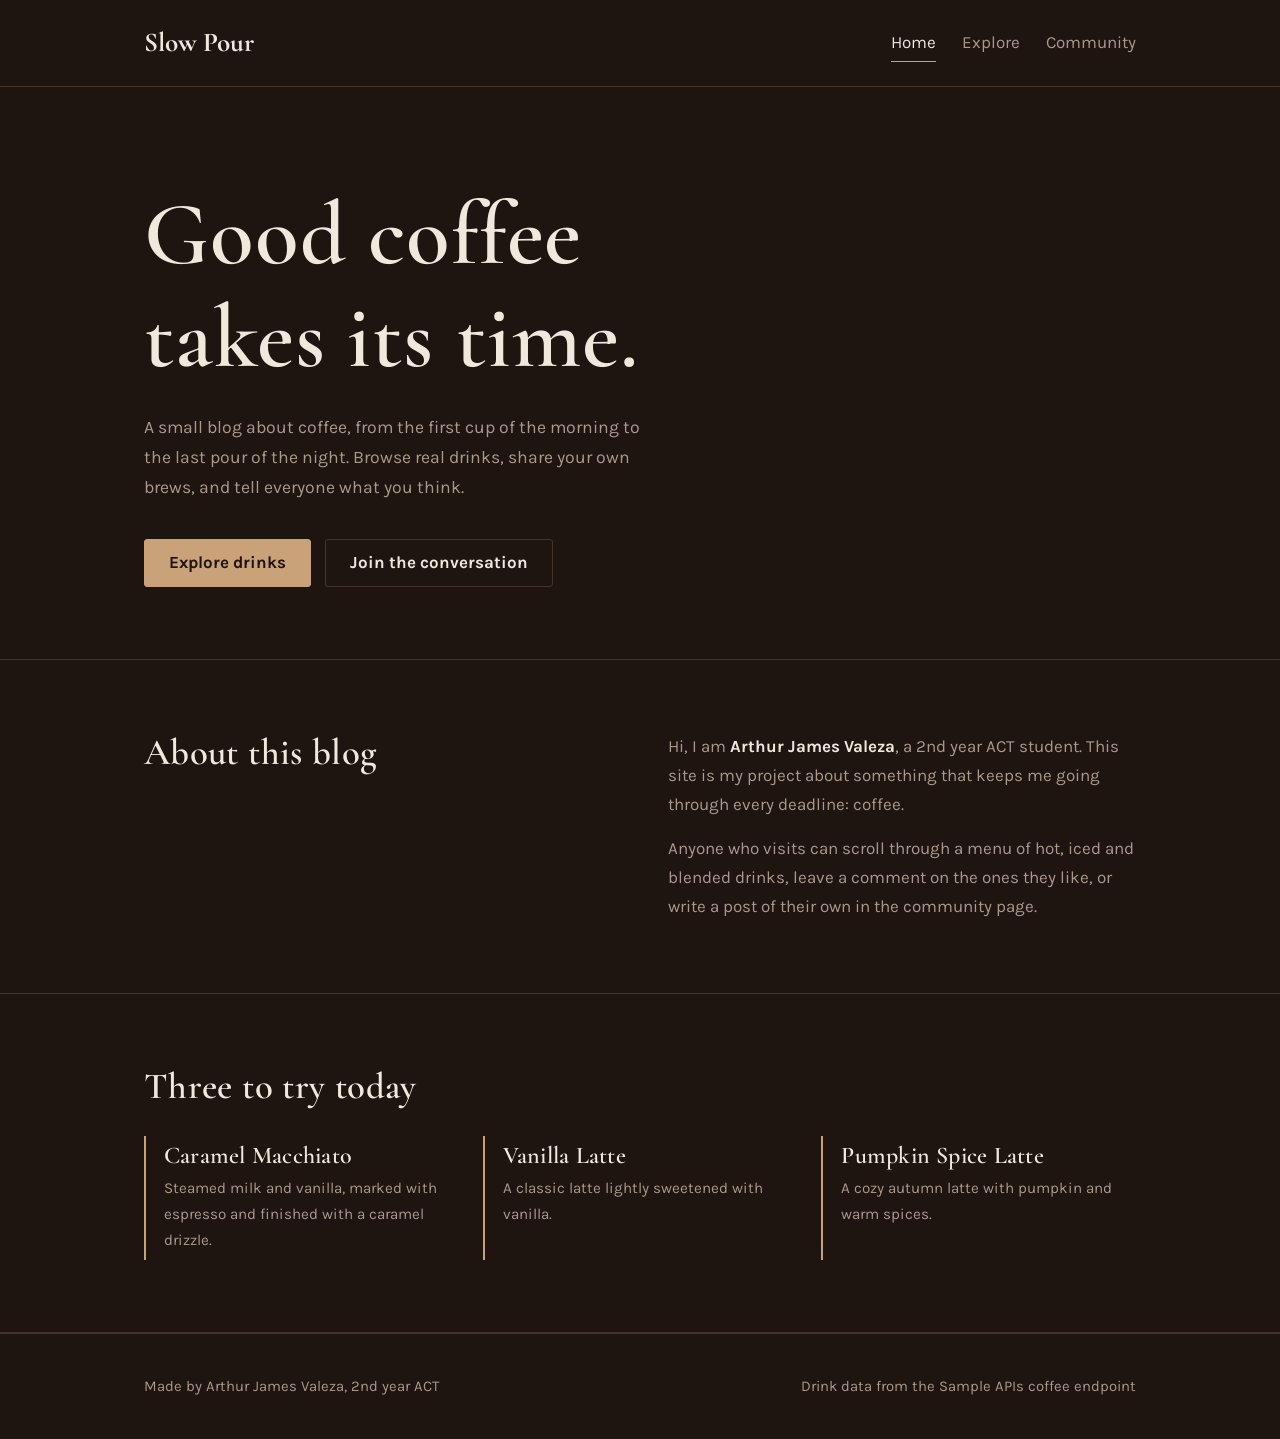
<file: index.html>
<!DOCTYPE html>
<html lang="en">
<head>
<meta charset="UTF-8">
<meta name="viewport" content="width=device-width, initial-scale=1">
<link rel="preconnect" href="https://fonts.googleapis.com">
<link rel="preconnect" href="https://fonts.gstatic.com" crossorigin>
<link href="https://fonts.googleapis.com/css2?family=Cormorant+Garamond:wght@500;600;700&family=Karla:wght@400;700&display=swap" rel="stylesheet">
<link rel="stylesheet" href="style.css">
<title>Slow Pour | A coffee blog</title>
</head>
<body data-page="home">
<header class="top">
  <div class="wrap">
    <a class="brand" href="index.html">Slow Pour</a>
    <nav>
      <a href="index.html" aria-current="page">Home</a>
      <a href="menu.html">Explore</a>
      <a href="community.html">Community</a>
    </nav>
  </div>
</header>
<main>
  <section class="hero">
    <div class="wrap">
      <h1>Good coffee takes its time.</h1>
      <p>A small blog about coffee, from the first cup of the morning to the last pour of the night. Browse real drinks, share your own brews, and tell everyone what you think.</p>
      <div class="actions">
        <a class="btn" href="menu.html">Explore drinks</a>
        <a class="btn ghost" href="community.html">Join the conversation</a>
      </div>
    </div>
  </section>
  <section class="block">
    <div class="wrap about">
      <div><h2>About this blog</h2></div>
      <div>
        <p>Hi, I am <strong>Arthur James Valeza</strong>, a 2nd year ACT student. This site is my project about something that keeps me going through every deadline: coffee.</p>
        <p>Anyone who visits can scroll through a menu of hot, iced and blended drinks, leave a comment on the ones they like, or write a post of their own in the community page.</p>
      </div>
    </div>
  </section>
  <section class="block">
    <div class="wrap">
      <h2>Three to try today</h2>
      <div class="picks" id="picks"><p class="notice">Brewing the list...</p></div>
    </div>
  </section>
</main>
<footer>
  <div class="wrap">
    <span>Made by Arthur James Valeza, 2nd year ACT</span>
    <span>Drink data from the Sample APIs coffee endpoint</span>
  </div>
</footer>
<script src="script.js"></script>
</body>
</html>
</file>
<file: style.css>
:root {
  --bg: #1e1410;
  --panel: #2a1c16;
  --panel-soft: #34251d;
  --line: #45342b;
  --caramel: #c9a27a;
  --foam: #f0e7dd;
  --muted: #a99a8d;
  --body-text: #ddd1c5;
}

*,
*::before,
*::after {
  box-sizing: border-box;
  margin: 0;
  padding: 0;
}

html {
  scroll-behavior: smooth;
  color-scheme: dark;
}

body {
  background: var(--bg);
  color: var(--foam);
  font-family: "Karla", system-ui, sans-serif;
  font-size: 17px;
  line-height: 1.7;
  min-height: 100vh;
  display: flex;
  flex-direction: column;
  -webkit-font-smoothing: antialiased;
}

main {
  flex: 1;
}

::selection {
  background: var(--caramel);
  color: var(--bg);
}

h1,
h2,
h3 {
  font-family: "Cormorant Garamond", Georgia, serif;
  font-weight: 600;
  line-height: 1.15;
  letter-spacing: 0.01em;
}

a {
  color: inherit;
}

button {
  font: inherit;
}

:focus-visible {
  outline: 2px solid var(--caramel);
  outline-offset: 3px;
}

[hidden] {
  display: none !important;
}

.wrap {
  max-width: 1040px;
  margin: 0 auto;
  padding: 0 24px;
}

header.top {
  border-bottom: 1px solid var(--line);
}

header.top .wrap {
  display: flex;
  justify-content: space-between;
  align-items: center;
  gap: 16px;
  flex-wrap: wrap;
  padding-top: 20px;
  padding-bottom: 20px;
}

.brand {
  font-family: "Cormorant Garamond", serif;
  font-size: 1.7rem;
  font-weight: 700;
  text-decoration: none;
}

nav {
  display: flex;
  gap: 26px;
}

nav a {
  text-decoration: none;
  color: var(--muted);
  padding: 4px 0;
  border-bottom: 1px solid transparent;
  transition: color 0.2s, border-color 0.2s;
}

nav a:hover,
nav a[aria-current="page"] {
  color: var(--foam);
  border-color: var(--caramel);
}

.hero {
  padding: 96px 0 72px;
  border-bottom: 1px solid var(--line);
}

.hero h1 {
  font-size: clamp(2.8rem, 8vw, 5.6rem);
  max-width: 12ch;
}

.hero p {
  max-width: 52ch;
  color: var(--muted);
  margin-top: 24px;
  font-size: 1.1rem;
}

.hero .actions {
  margin-top: 36px;
  display: flex;
  gap: 14px;
  flex-wrap: wrap;
}

.btn {
  display: inline-block;
  background: var(--caramel);
  color: var(--bg);
  border: 1px solid var(--caramel);
  padding: 11px 24px;
  font-weight: 700;
  line-height: 1.4;
  border-radius: 3px;
  cursor: pointer;
  text-decoration: none;
  transition: background 0.2s, color 0.2s, border-color 0.2s;
}

.btn:hover {
  background: transparent;
  color: var(--caramel);
}

.btn.ghost {
  background: transparent;
  color: var(--foam);
  border-color: var(--line);
}

.btn.ghost:hover {
  border-color: var(--caramel);
  color: var(--caramel);
}

.btn:disabled {
  opacity: 0.5;
  cursor: wait;
}

section.block {
  padding: 72px 0;
  border-bottom: 1px solid var(--line);
}

section.block h2 {
  font-size: 2.3rem;
  margin-bottom: 18px;
}

.about {
  display: grid;
  grid-template-columns: 1fr 1fr;
  gap: 56px;
}

.about p {
  color: var(--muted);
}

.about p + p {
  margin-top: 16px;
}

.about strong {
  color: var(--foam);
  font-weight: 700;
}

.picks {
  display: grid;
  grid-template-columns: repeat(auto-fit, minmax(240px, 1fr));
  gap: 24px;
  margin-top: 28px;
}

.pick {
  border-left: 2px solid var(--caramel);
  padding: 6px 0 6px 18px;
}

.pick h3 {
  font-size: 1.5rem;
}

.pick p {
  color: var(--muted);
  font-size: 0.95rem;
  margin-top: 6px;
}

.page-head {
  padding: 64px 0 28px;
}

.page-head h1 {
  font-size: clamp(2.4rem, 6vw, 3.8rem);
}

.page-head p {
  color: var(--muted);
  max-width: 56ch;
  margin-top: 12px;
}

.tools {
  display: flex;
  gap: 14px;
  flex-wrap: wrap;
  align-items: center;
  margin: 8px 0 32px;
}

.tabs {
  display: flex;
  border: 1px solid var(--line);
  border-radius: 3px;
  overflow: hidden;
}

.tabs button {
  background: transparent;
  color: var(--muted);
  border: 0;
  padding: 10px 22px;
  cursor: pointer;
  transition: background 0.2s, color 0.2s;
}

.tabs button:hover {
  color: var(--foam);
}

.tabs button[aria-pressed="true"] {
  background: var(--caramel);
  color: var(--bg);
  font-weight: 700;
}

input,
textarea {
  width: 100%;
  background: var(--panel);
  color: var(--foam);
  border: 1px solid var(--line);
  border-radius: 3px;
  padding: 11px 14px;
  font: inherit;
  -webkit-appearance: none;
  appearance: none;
}

textarea {
  resize: vertical;
  min-height: 90px;
}

input::placeholder,
textarea::placeholder {
  color: #7d6e63;
}

input:focus,
textarea:focus {
  border-color: var(--caramel);
  outline: none;
}

input[type="search"]::-webkit-search-cancel-button {
  -webkit-appearance: none;
}

.tools input {
  flex: 1;
  min-width: 200px;
  max-width: 360px;
}

.meta {
  color: var(--muted);
  font-size: 0.9rem;
  margin-left: auto;
}

.grid {
  display: grid;
  grid-template-columns: repeat(auto-fill, minmax(300px, 1fr));
  gap: 24px;
  align-items: start;
}

.card {
  background: var(--panel);
  border: 1px solid var(--line);
  border-radius: 4px;
  overflow: hidden;
  min-width: 0;
}

.card .photo {
  height: 190px;
  background: var(--panel-soft);
  display: flex;
  align-items: center;
  justify-content: center;
  color: var(--muted);
  font-family: "Cormorant Garamond", serif;
  font-size: 1.4rem;
}

.card .photo span {
  padding: 0 20px;
  text-align: center;
}

.card .photo img {
  width: 100%;
  height: 100%;
  object-fit: cover;
  display: block;
}

.card .body {
  padding: 20px;
}

.card h3 {
  font-size: 1.6rem;
}

.card .desc {
  color: var(--muted);
  font-size: 0.95rem;
  margin-top: 8px;
}

.card .ing {
  font-size: 0.88rem;
  color: var(--caramel);
  margin-top: 12px;
}

.toggle {
  margin-top: 16px;
  background: none;
  border: 0;
  border-bottom: 1px solid var(--caramel);
  color: var(--foam);
  padding: 0 0 2px;
  cursor: pointer;
  transition: color 0.2s;
}

.toggle:hover {
  color: var(--caramel);
}

.comments {
  margin-top: 18px;
  border-top: 1px solid var(--line);
  padding-top: 16px;
}

.comment {
  padding: 10px 0;
  border-bottom: 1px solid var(--line);
}

.comment b {
  font-weight: 700;
}

.comment time {
  color: var(--muted);
  font-size: 0.8rem;
  margin-left: 8px;
}

.comment p {
  color: var(--body-text);
  font-size: 0.97rem;
  white-space: pre-wrap;
  overflow-wrap: anywhere;
}

.comment-form {
  display: grid;
  gap: 10px;
  margin-top: 14px;
}

.comment-form .btn,
.composer .btn {
  justify-self: start;
}

.notice {
  color: var(--muted);
  font-size: 0.93rem;
}

.sentinel {
  height: 60px;
  text-align: center;
  color: var(--muted);
  padding-top: 18px;
}

.addons {
  margin-top: 40px;
  padding: 56px 0 48px;
  border-top: 1px solid var(--line);
}

.addons h2 {
  font-size: 2.3rem;
  margin-bottom: 28px;
}

#addons {
  display: grid;
  grid-template-columns: repeat(auto-fit, minmax(280px, 1fr));
  gap: 32px 40px;
}

.addon-group h3 {
  font-size: 1.5rem;
  margin-bottom: 12px;
  color: var(--caramel);
}

.chips {
  display: flex;
  flex-wrap: wrap;
  gap: 8px;
}

.chip {
  border: 1px solid var(--line);
  background: var(--panel);
  color: var(--body-text);
  padding: 4px 14px;
  border-radius: 3px;
  font-size: 0.92rem;
}

.composer {
  background: var(--panel);
  border: 1px solid var(--line);
  border-radius: 4px;
  padding: 28px;
  display: grid;
  gap: 12px;
  max-width: 720px;
  margin-bottom: 48px;
}

.composer h2 {
  font-size: 1.9rem;
}

.post {
  max-width: 720px;
  border-bottom: 1px solid var(--line);
  padding: 32px 0;
}

.post h2 {
  font-size: 2rem;
  overflow-wrap: anywhere;
}

.post .by {
  color: var(--caramel);
  font-size: 0.9rem;
  margin: 6px 0 14px;
}

.post .text {
  white-space: pre-wrap;
  overflow-wrap: anywhere;
}

footer {
  padding: 40px 0;
  color: var(--muted);
  font-size: 0.93rem;
  border-top: 1px solid var(--line);
}

footer .wrap {
  display: flex;
  justify-content: space-between;
  gap: 12px;
  flex-wrap: wrap;
}

@media (max-width: 760px) {
  .about {
    grid-template-columns: 1fr;
    gap: 24px;
  }

  .hero {
    padding: 64px 0 48px;
  }

  section.block {
    padding: 48px 0;
  }

  nav {
    gap: 18px;
  }

  .tools input {
    max-width: none;
    flex-basis: 100%;
  }

  .meta {
    margin-left: 0;
  }

  .composer {
    padding: 20px;
  }
}

@media (max-width: 380px) {
  .grid {
    grid-template-columns: 1fr;
  }
}

@media (prefers-reduced-motion: reduce) {
  * {
    transition: none !important;
    scroll-behavior: auto !important;
  }
}
</file>
